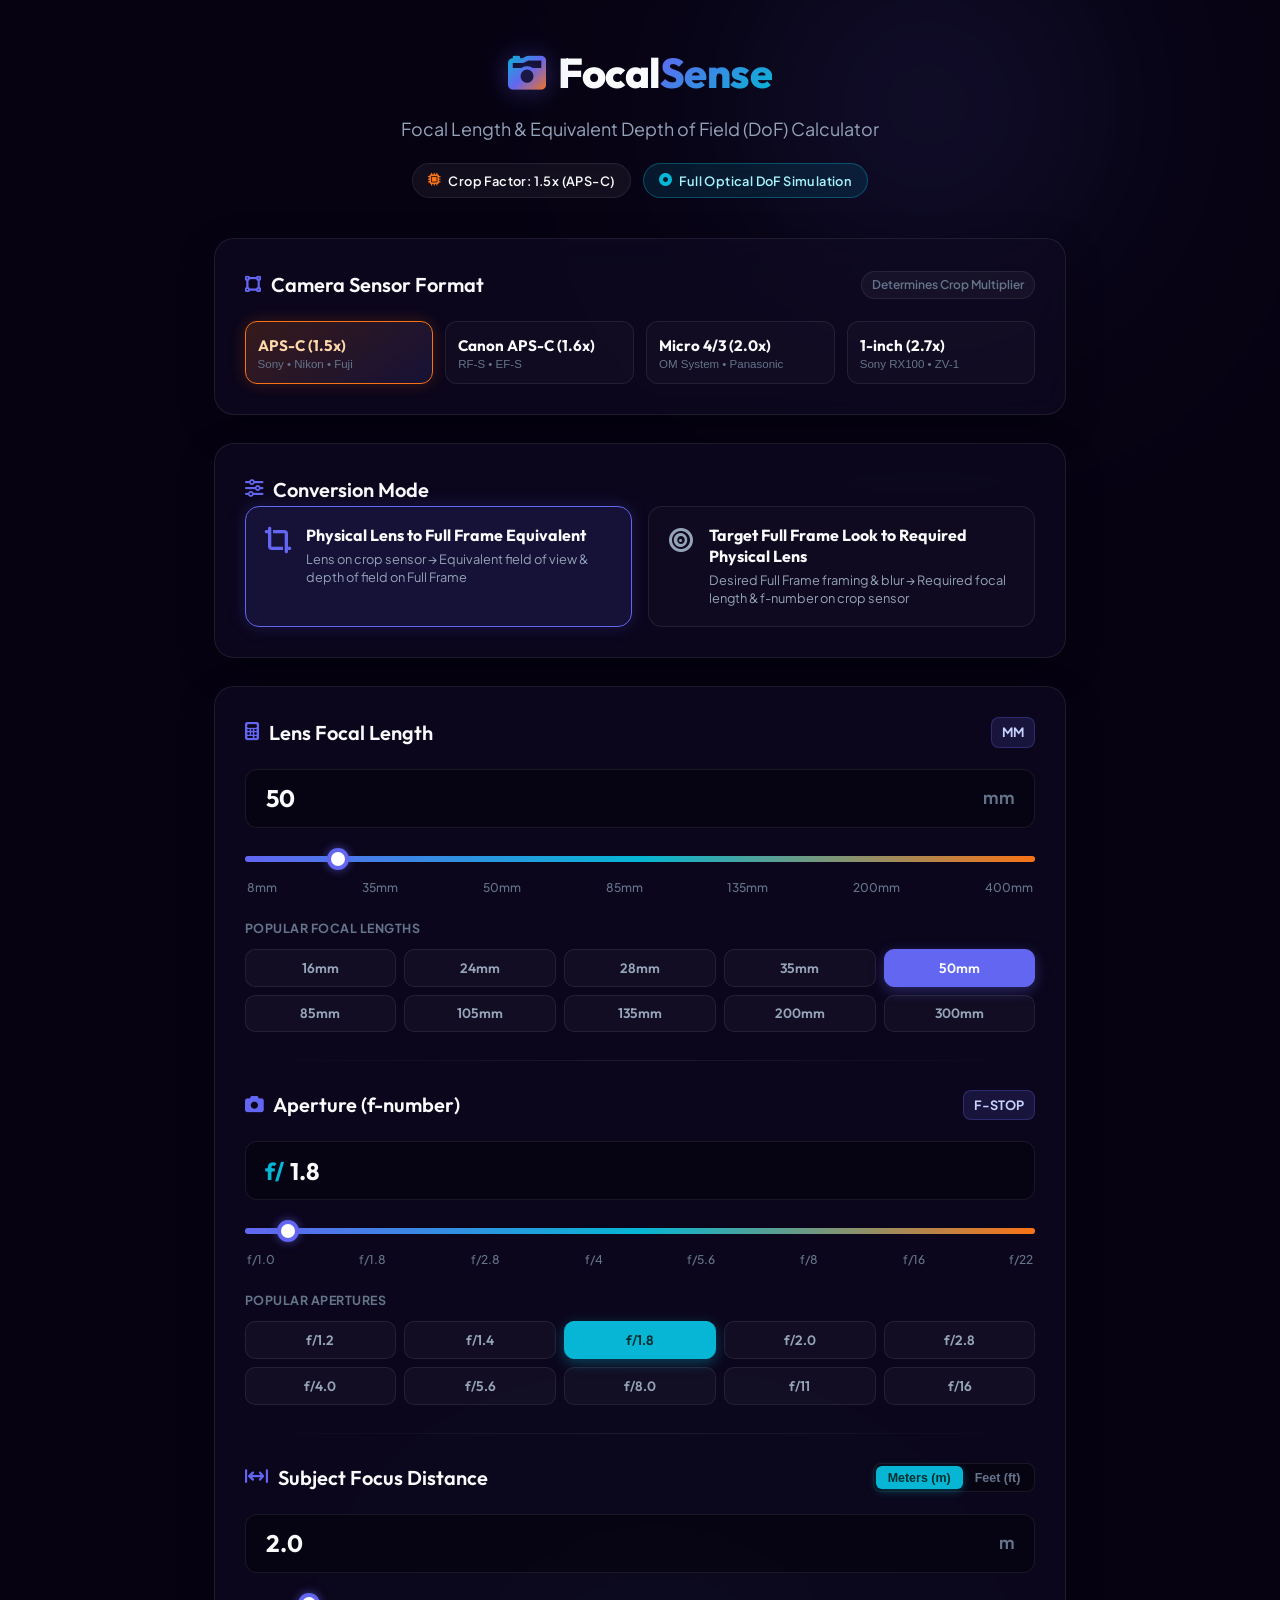
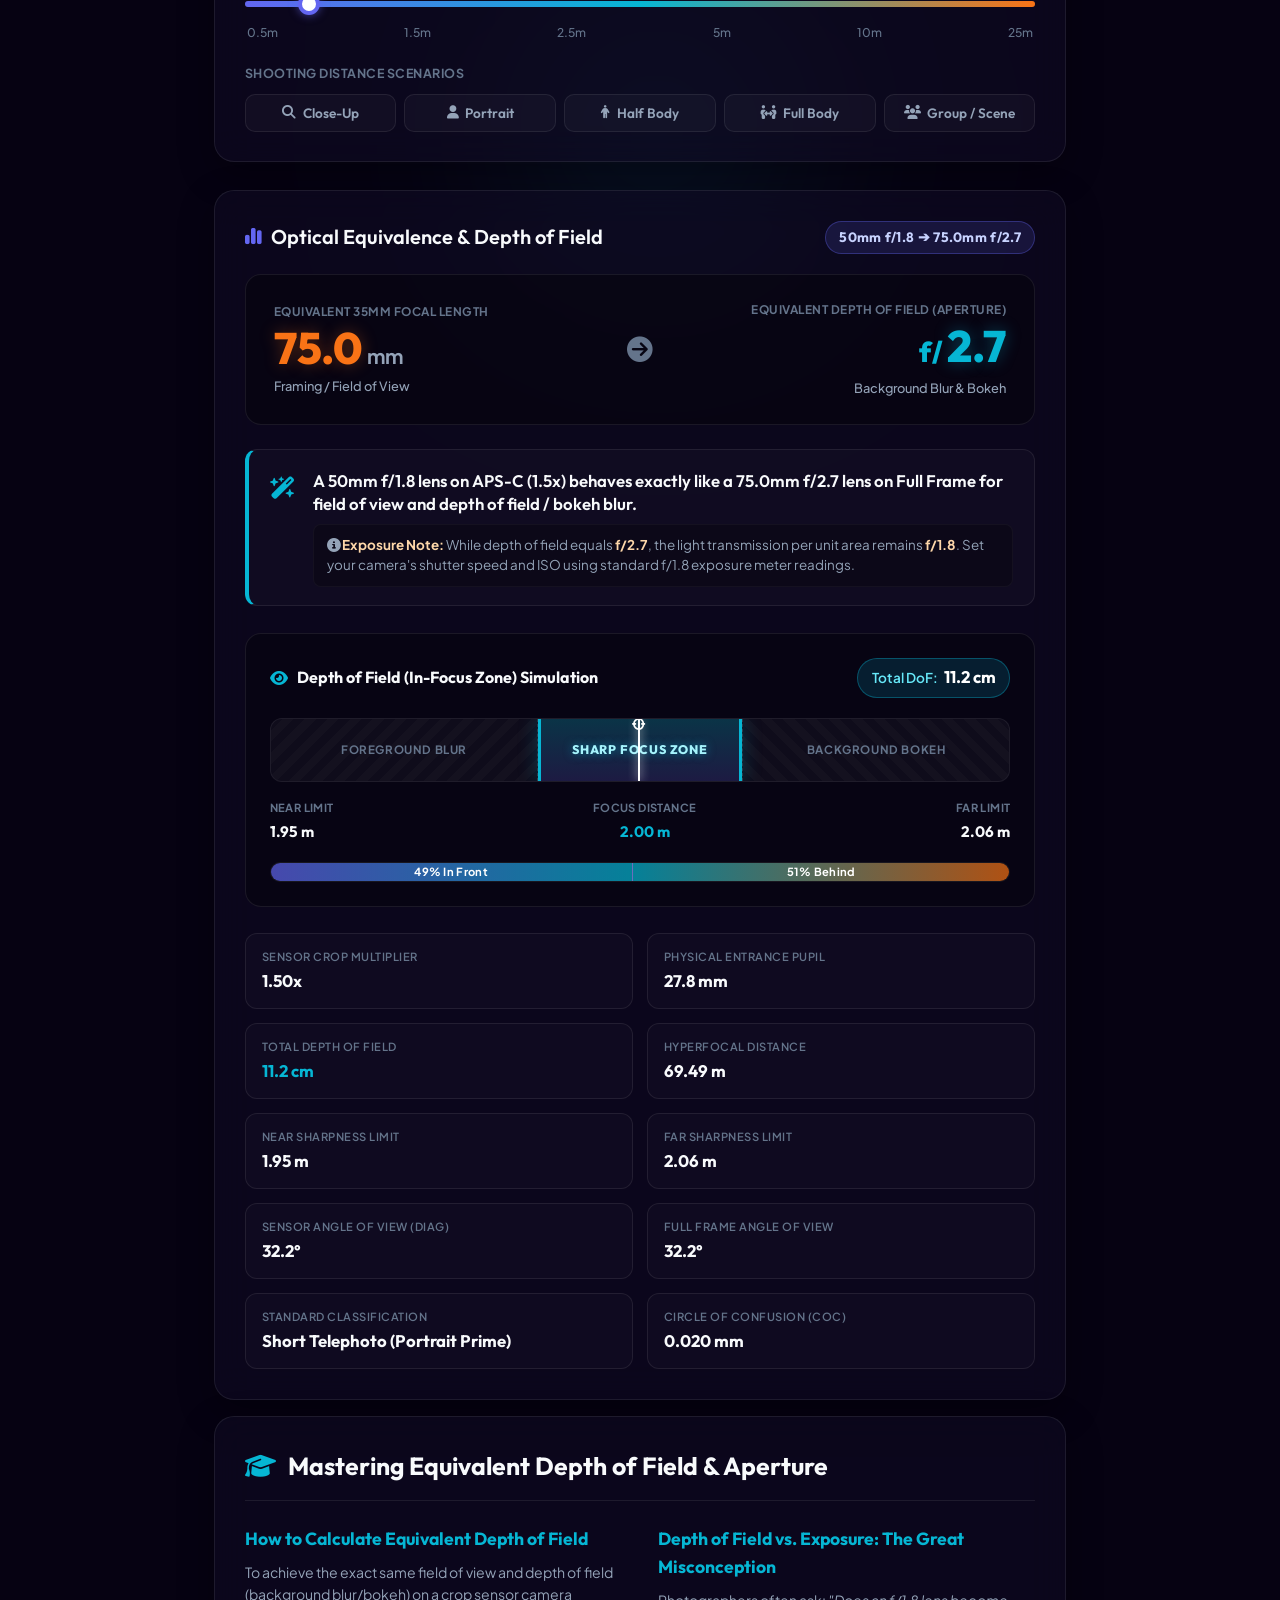
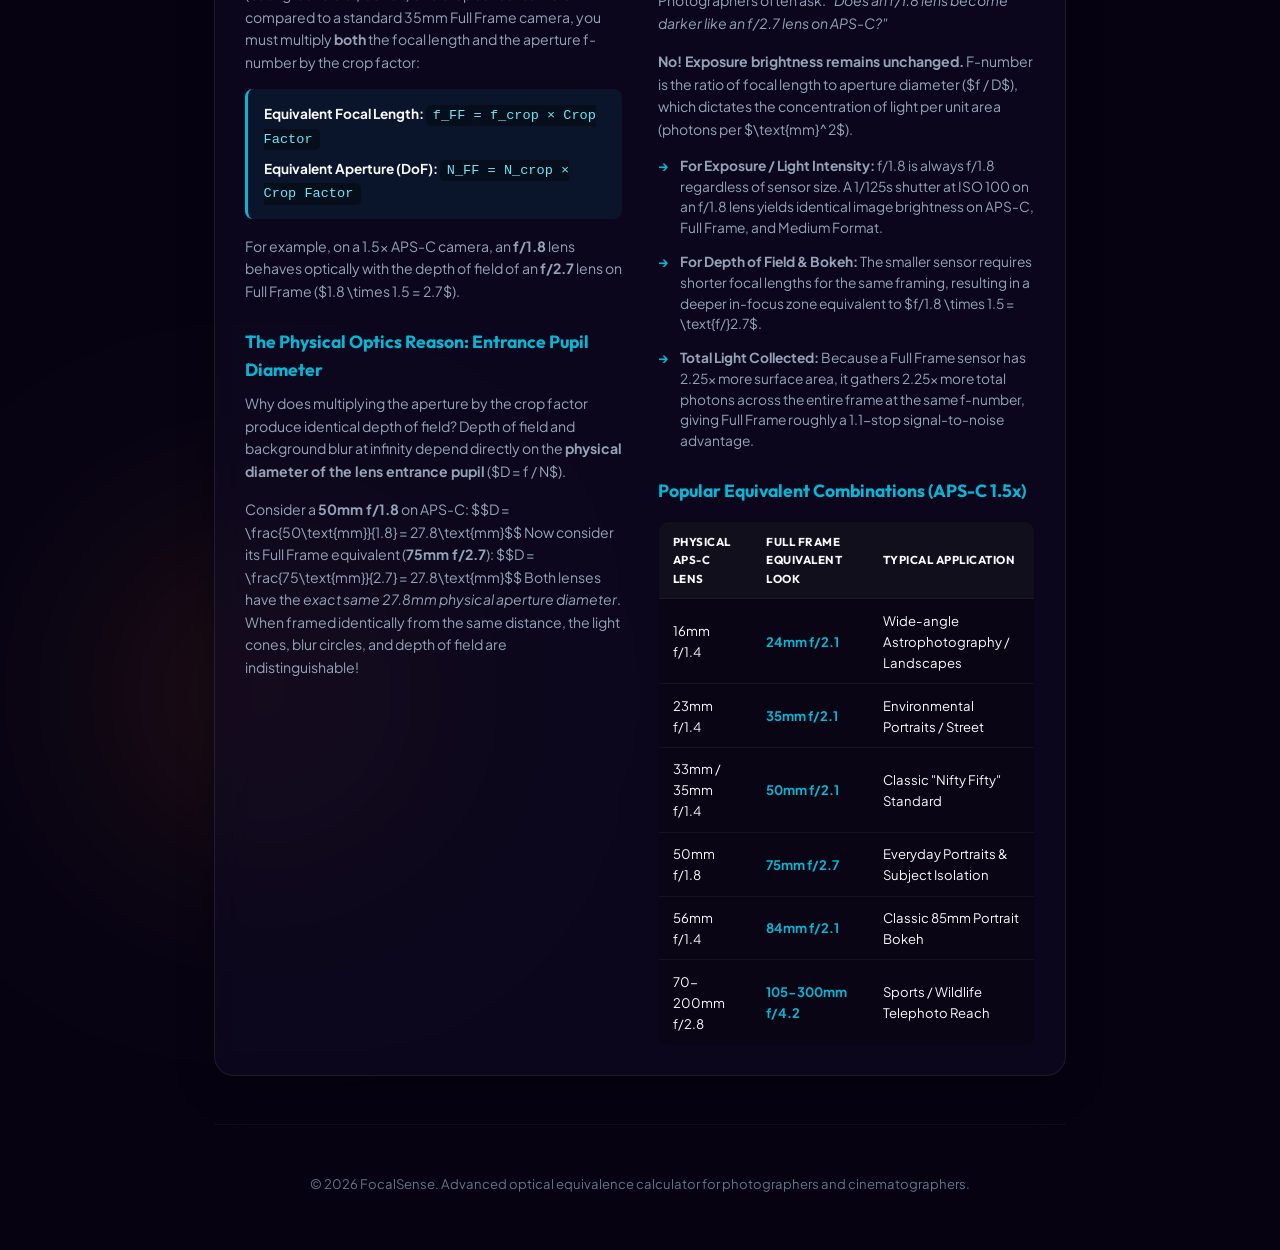
<file: index.html>
<!DOCTYPE html>
<html lang="en">
<head>
  <meta charset="UTF-8">
  <meta name="viewport" content="width=device-width, initial-scale=1.0">
  <title>FocalSense | Focal Length & Equivalent Depth of Field Calculator</title>
  <meta name="description" content="Calculate equivalent depth of field, aperture equivalence, and focal length crop factor between APS-C, M4/3, and Full Frame with an interactive DoF visualizer.">
  <!-- Google Fonts -->
  <link rel="preconnect" href="https://fonts.googleapis.com">
  <link rel="preconnect" href="https://fonts.gstatic.com" crossorigin>
  <link href="https://fonts.googleapis.com/css2?family=Outfit:wght@300;400;500;600;700;800&family=Plus+Jakarta+Sans:ital,wght@0,300;0,400;0,500;0,600;0,700;1,400&display=swap" rel="stylesheet">
  <!-- FontAwesome Icons -->
  <link rel="stylesheet" href="https://cdnjs.cloudflare.com/ajax/libs/font-awesome/6.4.0/css/all.min.css">
  <!-- Custom Stylesheet -->
  <link rel="stylesheet" href="style.css">
</head>
<body>
  <!-- Ambient Background Glows -->
  <div class="glow-orb orb-1"></div>
  <div class="glow-orb orb-2"></div>
  <div class="glow-orb orb-3"></div>

  <div class="app-container">
    <!-- Header -->
    <header class="app-header">
      <div class="logo">
        <i class="fa-solid fa-camera-retro logo-icon"></i>
        <h1>Focal<span>Sense</span></h1>
      </div>
      <p class="subtitle">Focal Length & Equivalent Depth of Field (DoF) Calculator</p>
      <div class="badge-container">
        <span class="badge" id="header-crop-badge"><i class="fa-solid fa-microchip"></i> Crop Factor: 1.5x (APS-C)</span>
        <span class="badge badge-accent"><i class="fa-solid fa-circle-dot"></i> Full Optical DoF Simulation</span>
      </div>
    </header>

    <!-- Main Content Grid -->
    <main class="app-grid">
      
      <!-- Sensor Format Selector Card -->
      <div class="card sensor-selector-card">
        <div class="card-header-row">
          <h2 class="card-title"><i class="fa-solid fa-vector-square"></i> Camera Sensor Format</h2>
          <span class="hint-pill">Determines Crop Multiplier</span>
        </div>
        <div class="sensor-pills" id="sensor-pills">
          <button class="sensor-pill active" data-sensor="apsc-1.5">
            <span class="sensor-title">APS-C (1.5x)</span>
            <span class="sensor-sub">Sony • Nikon • Fuji</span>
          </button>
          <button class="sensor-pill" data-sensor="apsc-canon">
            <span class="sensor-title">Canon APS-C (1.6x)</span>
            <span class="sensor-sub">RF-S • EF-S</span>
          </button>
          <button class="sensor-pill" data-sensor="m43">
            <span class="sensor-title">Micro 4/3 (2.0x)</span>
            <span class="sensor-sub">OM System • Panasonic</span>
          </button>
          <button class="sensor-pill" data-sensor="1inch">
            <span class="sensor-title">1-inch (2.7x)</span>
            <span class="sensor-sub">Sony RX100 • ZV-1</span>
          </button>
        </div>
      </div>

      <!-- Conversion Mode Selection Card -->
      <div class="card mode-selector-card">
        <h2 class="card-title"><i class="fa-solid fa-sliders"></i> Conversion Mode</h2>
        <div class="mode-toggles">
          <label class="mode-label active" id="label-mode-forward">
            <input type="radio" name="conversion-mode" value="forward" checked>
            <div class="mode-card-content">
              <i class="fa-solid fa-crop-simple"></i>
              <div class="mode-text">
                <span class="mode-title">Physical Lens to Full Frame Equivalent</span>
                <span class="mode-desc">Lens on crop sensor → Equivalent field of view & depth of field on Full Frame</span>
              </div>
            </div>
          </label>
          <label class="mode-label" id="label-mode-reverse">
            <input type="radio" name="conversion-mode" value="reverse">
            <div class="mode-card-content">
              <i class="fa-solid fa-bullseye"></i>
              <div class="mode-text">
                <span class="mode-title">Target Full Frame Look to Required Physical Lens</span>
                <span class="mode-desc">Desired Full Frame framing & blur → Required focal length & f-number on crop sensor</span>
              </div>
            </div>
          </label>
        </div>
      </div>

      <!-- Calculator Inputs Card -->
      <div class="card calculator-card">
        
        <!-- Section A: Focal Length -->
        <div class="input-section">
          <div class="card-header-row">
            <h2 class="card-title" id="input-card-title"><i class="fa-solid fa-calculator"></i> Lens Focal Length</h2>
            <div class="unit-badge">mm</div>
          </div>

          <div class="input-group">
            <div class="numeric-input-wrapper">
              <input type="number" id="focal-input" min="8" max="400" value="50" step="1" aria-label="Focal Length Input">
              <span class="input-unit-overlay">mm</span>
            </div>
            
            <div class="slider-wrapper">
              <input type="range" id="focal-slider" min="8" max="400" value="50" step="1" aria-label="Focal Length Slider">
              <div class="slider-ticks">
                <span>8mm</span>
                <span>35mm</span>
                <span>50mm</span>
                <span>85mm</span>
                <span>135mm</span>
                <span>200mm</span>
                <span>400mm</span>
              </div>
            </div>
          </div>

          <!-- Focal Presets -->
          <div class="presets-section">
            <span class="section-label">Popular Focal Lengths</span>
            <div class="presets-grid focal-presets">
              <button class="preset-btn" data-val="16">16mm</button>
              <button class="preset-btn" data-val="24">24mm</button>
              <button class="preset-btn" data-val="28">28mm</button>
              <button class="preset-btn" data-val="35">35mm</button>
              <button class="preset-btn active" data-val="50">50mm</button>
              <button class="preset-btn" data-val="85">85mm</button>
              <button class="preset-btn" data-val="105">105mm</button>
              <button class="preset-btn" data-val="135">135mm</button>
              <button class="preset-btn" data-val="200">200mm</button>
              <button class="preset-btn" data-val="300">300mm</button>
            </div>
          </div>
        </div>

        <div class="section-divider"></div>

        <!-- Section B: Lens Aperture (f-stop) -->
        <div class="input-section">
          <div class="card-header-row">
            <h2 class="card-title" id="aperture-card-title"><i class="fa-solid fa-camera"></i> Aperture (f-number)</h2>
            <div class="unit-badge">f-stop</div>
          </div>

          <div class="input-group">
            <div class="numeric-input-wrapper">
              <span class="f-prefix">f/</span>
              <input type="number" id="aperture-input" min="0.95" max="22" value="1.8" step="0.1" aria-label="Aperture Input" class="with-prefix">
            </div>
            
            <div class="slider-wrapper">
              <input type="range" id="aperture-slider" min="0.95" max="22" value="1.8" step="0.1" aria-label="Aperture Slider">
              <div class="slider-ticks">
                <span>f/1.0</span>
                <span>f/1.8</span>
                <span>f/2.8</span>
                <span>f/4</span>
                <span>f/5.6</span>
                <span>f/8</span>
                <span>f/16</span>
                <span>f/22</span>
              </div>
            </div>
          </div>

          <!-- Aperture Presets -->
          <div class="presets-section">
            <span class="section-label">Popular Apertures</span>
            <div class="presets-grid aperture-presets">
              <button class="preset-btn aperture-btn" data-aperture="1.2">f/1.2</button>
              <button class="preset-btn aperture-btn" data-aperture="1.4">f/1.4</button>
              <button class="preset-btn aperture-btn active" data-aperture="1.8">f/1.8</button>
              <button class="preset-btn aperture-btn" data-aperture="2.0">f/2.0</button>
              <button class="preset-btn aperture-btn" data-aperture="2.8">f/2.8</button>
              <button class="preset-btn aperture-btn" data-aperture="4.0">f/4.0</button>
              <button class="preset-btn aperture-btn" data-aperture="5.6">f/5.6</button>
              <button class="preset-btn aperture-btn" data-aperture="8.0">f/8.0</button>
              <button class="preset-btn aperture-btn" data-aperture="11.0">f/11</button>
              <button class="preset-btn aperture-btn" data-aperture="16.0">f/16</button>
            </div>
          </div>
        </div>

        <div class="section-divider"></div>

        <!-- Section C: Subject Distance (For Exact Depth of Field) -->
        <div class="input-section">
          <div class="card-header-row">
            <h2 class="card-title"><i class="fa-solid fa-arrows-left-right-to-line"></i> Subject Focus Distance</h2>
            <div class="unit-toggle-group">
              <button type="button" class="unit-toggle-btn active" id="unit-m">Meters (m)</button>
              <button type="button" class="unit-toggle-btn" id="unit-ft">Feet (ft)</button>
            </div>
          </div>

          <div class="input-group">
            <div class="numeric-input-wrapper">
              <input type="number" id="distance-input" min="0.3" max="50" value="2.0" step="0.1" aria-label="Subject Distance Input">
              <span class="input-unit-overlay" id="distance-unit-label">m</span>
            </div>
            
            <div class="slider-wrapper">
              <input type="range" id="distance-slider" min="0.3" max="25" value="2.0" step="0.1" aria-label="Subject Distance Slider">
              <div class="slider-ticks" id="distance-ticks">
                <span>0.5m</span>
                <span>1.5m</span>
                <span>2.5m</span>
                <span>5m</span>
                <span>10m</span>
                <span>25m</span>
              </div>
            </div>
          </div>

          <!-- Distance Presets -->
          <div class="presets-section">
            <span class="section-label">Shooting Distance Scenarios</span>
            <div class="presets-grid distance-presets">
              <button class="preset-btn distance-btn" data-dist="0.6"><i class="fa-solid fa-magnifying-glass"></i> Close-Up</button>
              <button class="preset-btn distance-btn active" data-dist="1.5"><i class="fa-solid fa-user"></i> Portrait</button>
              <button class="preset-btn distance-btn" data-dist="2.5"><i class="fa-solid fa-person"></i> Half Body</button>
              <button class="preset-btn distance-btn" data-dist="4.0"><i class="fa-solid fa-people-arrows"></i> Full Body</button>
              <button class="preset-btn distance-btn" data-dist="8.0"><i class="fa-solid fa-users"></i> Group / Scene</button>
            </div>
          </div>
        </div>

      </div>

      <!-- Results Card -->
      <div class="card result-card">
        <div class="card-header-row">
          <h2 class="card-title"><i class="fa-solid fa-chart-simple"></i> Optical Equivalence & Depth of Field</h2>
          <span class="combo-pill" id="calc-combo-tag">50mm f/1.8 ➔ 75mm f/2.7</span>
        </div>
        
        <!-- Dual Primary Results Display -->
        <div class="result-display-grid">
          
          <!-- Equivalent Focal Length -->
          <div class="result-tile">
            <div class="result-label" id="result-primary-label">Equivalent 35mm Focal Length</div>
            <div class="result-value-container">
              <span class="result-value" id="calc-val-primary">75.0</span>
              <span class="result-unit">mm</span>
            </div>
            <span class="result-tile-sub" id="focal-equiv-sub">Framing / Field of View</span>
          </div>
          
          <!-- Mid Arrow Indicator -->
          <div class="result-arrow-box">
            <i class="fa-solid fa-circle-arrow-right" id="arrow-icon"></i>
          </div>

          <!-- Equivalent Aperture / DoF -->
          <div class="result-tile highlight-aperture">
            <div class="result-label" id="result-secondary-label">Equivalent Depth of Field (Aperture)</div>
            <div class="result-value-container">
              <span class="result-prefix">f/</span>
              <span class="result-value" id="calc-val-aperture">2.7</span>
            </div>
            <span class="result-tile-sub" id="aperture-equiv-sub">Background Blur & Bokeh</span>
          </div>

        </div>

        <!-- Equivalence Statement Banner -->
        <div class="statement-banner">
          <div class="statement-icon">
            <i class="fa-solid fa-wand-magic-sparkles"></i>
          </div>
          <div class="statement-content">
            <div class="statement-primary" id="calc-val-statement">Behaves like a 75mm f/2.7 lens on Full Frame. (1.5x narrower crop)</div>
            <div class="statement-exposure-note" id="calc-exposure-note">
              <i class="fa-solid fa-circle-info"></i> <strong>Exposure Note:</strong> While depth of field equals f/2.7, light transmission per unit area remains f/1.8. Your shutter speed and ISO exposure calculations remain identical to an f/1.8 exposure.
            </div>
          </div>
        </div>

        <!-- Depth of Field Visualizer -->
        <div class="dof-visualizer-container">
          <div class="dof-viz-header">
            <div class="dof-viz-title">
              <i class="fa-solid fa-eye"></i> Depth of Field (In-Focus Zone) Simulation
            </div>
            <div class="dof-total-badge">
              Total DoF: <strong id="dof-total-val">14.8 cm</strong>
            </div>
          </div>

          <!-- Live Visual Bar -->
          <div class="dof-bar-wrapper">
            <div class="dof-scene-track">
              <!-- Out of focus foreground -->
              <div class="dof-bokeh-region bokeh-foreground" title="Foreground Blur">
                <span>Foreground Blur</span>
              </div>
              
              <!-- Sharp In-Focus Zone -->
              <div class="dof-sharp-zone" id="dof-sharp-zone">
                <div class="dof-zone-glow"></div>
                <div class="dof-zone-label">SHARP FOCUS ZONE</div>
                <!-- Subject plane line -->
                <div class="dof-subject-marker" id="dof-subject-marker" title="Subject Plane">
                  <div class="marker-pin"><i class="fa-solid fa-crosshairs"></i></div>
                  <div class="marker-title">Subject</div>
                </div>
              </div>

              <!-- Out of focus background -->
              <div class="dof-bokeh-region bokeh-background" title="Background Bokeh">
                <span>Background Bokeh</span>
              </div>
            </div>

            <!-- Boundary Markers -->
            <div class="dof-markers-row">
              <div class="dof-marker-tag near-tag">
                <span class="tag-label">Near Limit</span>
                <span class="tag-val" id="dof-near-val">1.93 m</span>
              </div>
              <div class="dof-marker-tag focus-tag">
                <span class="tag-label">Focus Distance</span>
                <span class="tag-val" id="dof-focus-val">2.00 m</span>
              </div>
              <div class="dof-marker-tag far-tag">
                <span class="tag-label">Far Limit</span>
                <span class="tag-val" id="dof-far-val">2.08 m</span>
              </div>
            </div>

            <!-- Distribution Ratio -->
            <div class="dof-distribution-bar">
              <div class="dist-part front" id="dist-front-bar" style="width: 48%;">
                <span id="dist-front-text">48% In Front</span>
              </div>
              <div class="dist-part back" id="dist-back-bar" style="width: 52%;">
                <span id="dist-back-text">52% Behind</span>
              </div>
            </div>
          </div>
        </div>

        <!-- Comprehensive Specs Grid -->
        <div class="specs-grid">
          <div class="spec-item">
            <span class="spec-name">Sensor Crop Multiplier</span>
            <span class="spec-value" id="spec-crop">1.50x</span>
          </div>
          <div class="spec-item">
            <span class="spec-name">Physical Entrance Pupil</span>
            <span class="spec-value" id="spec-pupil">27.8 mm</span>
          </div>
          <div class="spec-item">
            <span class="spec-name">Total Depth of Field</span>
            <span class="spec-value highlight-accent" id="spec-total-dof">14.8 cm</span>
          </div>
          <div class="spec-item">
            <span class="spec-name">Hyperfocal Distance</span>
            <span class="spec-value" id="spec-hyperfocal">23.1 m</span>
          </div>
          <div class="spec-item">
            <span class="spec-name">Near Sharpness Limit</span>
            <span class="spec-value" id="spec-near">1.93 m</span>
          </div>
          <div class="spec-item">
            <span class="spec-name">Far Sharpness Limit</span>
            <span class="spec-value" id="spec-far">2.08 m</span>
          </div>
          <div class="spec-item">
            <span class="spec-name">Sensor Angle of View (Diag)</span>
            <span class="spec-value" id="spec-apsc-aov">31.7°</span>
          </div>
          <div class="spec-item">
            <span class="spec-name">Full Frame Angle of View</span>
            <span class="spec-value" id="spec-ff-aov">46.8°</span>
          </div>
          <div class="spec-item">
            <span class="spec-name">Standard Classification</span>
            <span class="spec-value" id="spec-class">Normal Lens</span>
          </div>
          <div class="spec-item">
            <span class="spec-name">Circle of Confusion (CoC)</span>
            <span class="spec-value" id="spec-coc">0.020 mm</span>
          </div>
        </div>
      </div>

    </main>

    <!-- Comprehensive Optical Explanation Section -->
    <section class="explanation-section card">
      <h2><i class="fa-solid fa-graduation-cap"></i> Mastering Equivalent Depth of Field & Aperture</h2>
      
      <div class="explanation-grid">
        <div class="explanation-text">
          <h3>How to Calculate Equivalent Depth of Field</h3>
          <p>
            To achieve the exact same field of view and depth of field (background blur/bokeh) on a crop sensor camera compared to a standard 35mm Full Frame camera, you must multiply <strong>both</strong> the focal length and the aperture f-number by the crop factor:
          </p>
          <div class="formula-callout">
            <div class="formula-line">
              <strong>Equivalent Focal Length:</strong> <code>f_FF = f_crop × Crop Factor</code>
            </div>
            <div class="formula-line">
              <strong>Equivalent Aperture (DoF):</strong> <code>N_FF = N_crop × Crop Factor</code>
            </div>
          </div>
          <p>
            For example, on a 1.5x APS-C camera, an <strong>f/1.8</strong> lens behaves optically with the depth of field of an <strong>f/2.7</strong> lens on Full Frame ($1.8 \times 1.5 = 2.7$).
          </p>

          <h3>The Physical Optics Reason: Entrance Pupil Diameter</h3>
          <p>
            Why does multiplying the aperture by the crop factor produce identical depth of field? Depth of field and background blur at infinity depend directly on the <strong>physical diameter of the lens entrance pupil</strong> ($D = f / N$).
          </p>
          <p>
            Consider a <strong>50mm f/1.8</strong> on APS-C:
            $$D = \frac{50\text{mm}}{1.8} = 27.8\text{mm}$$
            Now consider its Full Frame equivalent (<strong>75mm f/2.7</strong>):
            $$D = \frac{75\text{mm}}{2.7} = 27.8\text{mm}$$
            Both lenses have the <em>exact same 27.8mm physical aperture diameter</em>. When framed identically from the same distance, the light cones, blur circles, and depth of field are indistinguishable!
          </p>
        </div>

        <div class="explanation-text">
          <h3>Depth of Field vs. Exposure: The Great Misconception</h3>
          <p>
            Photographers often ask: <em>"Does an f/1.8 lens become darker like an f/2.7 lens on APS-C?"</em>
          </p>
          <p>
            <strong>No! Exposure brightness remains unchanged.</strong> F-number is the ratio of focal length to aperture diameter ($f / D$), which dictates the concentration of light per unit area (photons per $\text{mm}^2$).
          </p>
          <ul class="explanation-list">
            <li><strong>For Exposure / Light Intensity:</strong> f/1.8 is always f/1.8 regardless of sensor size. A 1/125s shutter at ISO 100 on an f/1.8 lens yields identical image brightness on APS-C, Full Frame, and Medium Format.</li>
            <li><strong>For Depth of Field & Bokeh:</strong> The smaller sensor requires shorter focal lengths for the same framing, resulting in a deeper in-focus zone equivalent to $f/1.8 \times 1.5 = \text{f/}2.7$.</li>
            <li><strong>Total Light Collected:</strong> Because a Full Frame sensor has 2.25x more surface area, it gathers 2.25x more total photons across the entire frame at the same f-number, giving Full Frame roughly a 1.1-stop signal-to-noise advantage.</li>
          </ul>

          <h3>Popular Equivalent Combinations (APS-C 1.5x)</h3>
          <div class="table-responsive">
            <table class="equiv-table">
              <thead>
                <tr>
                  <th>Physical APS-C Lens</th>
                  <th>Full Frame Equivalent Look</th>
                  <th>Typical Application</th>
                </tr>
              </thead>
              <tbody>
                <tr>
                  <td>16mm f/1.4</td>
                  <td><strong>24mm f/2.1</strong></td>
                  <td>Wide-angle Astrophotography / Landscapes</td>
                </tr>
                <tr>
                  <td>23mm f/1.4</td>
                  <td><strong>35mm f/2.1</strong></td>
                  <td>Environmental Portraits / Street</td>
                </tr>
                <tr>
                  <td>33mm / 35mm f/1.4</td>
                  <td><strong>50mm f/2.1</strong></td>
                  <td>Classic "Nifty Fifty" Standard</td>
                </tr>
                <tr>
                  <td>50mm f/1.8</td>
                  <td><strong>75mm f/2.7</strong></td>
                  <td>Everyday Portraits & Subject Isolation</td>
                </tr>
                <tr>
                  <td>56mm f/1.4</td>
                  <td><strong>84mm f/2.1</strong></td>
                  <td>Classic 85mm Portrait Bokeh</td>
                </tr>
                <tr>
                  <td>70-200mm f/2.8</td>
                  <td><strong>105-300mm f/4.2</strong></td>
                  <td>Sports / Wildlife Telephoto Reach</td>
                </tr>
              </tbody>
            </table>
          </div>
        </div>
      </div>
    </section>

    <!-- Footer -->
    <footer class="app-footer">
      <p>© 2026 FocalSense. Advanced optical equivalence calculator for photographers and cinematographers.</p>
    </footer>
  </div>

  <!-- Script File -->
  <script src="app.js"></script>
</body>
</html>
</file>
<file: style.css>
/* CSS Design System for FocalSense */

:root {
  /* Colors */
  --bg-darkest: #060212;
  --bg-darker: #0d0724;
  --bg-card: rgba(18, 11, 38, 0.55);
  --border-glow: rgba(99, 102, 241, 0.18);
  --border-light: rgba(255, 255, 255, 0.08);
  
  --text-primary: #f8fafc;
  --text-secondary: #94a3b8;
  --text-muted: #64748b;
  
  /* Accents */
  --accent-apsc: #f97316; /* Warm Crop Orange */
  --accent-apsc-glow: rgba(249, 115, 22, 0.35);
  --accent-ff: #6366f1; /* Cool Full Frame Indigo */
  --accent-ff-glow: rgba(99, 102, 241, 0.35);
  --accent-cyan: #06b6d4; /* For Aperture & DoF */
  --accent-cyan-glow: rgba(6, 182, 212, 0.35);
  --accent-success: #10b981;
  
  --glass-blur: blur(18px);
  --transition-smooth: all 0.3s cubic-bezier(0.25, 0.8, 0.25, 1);
  --transition-snap: all 0.15s cubic-bezier(0.25, 1, 0.5, 1);
}

/* Reset & Base Styles */
* {
  box-sizing: border-box;
  margin: 0;
  padding: 0;
}

body {
  font-family: 'Plus Jakarta Sans', -apple-system, BlinkMacSystemFont, "Segoe UI", Roboto, Helvetica, Arial, sans-serif;
  background-color: var(--bg-darkest);
  color: var(--text-primary);
  min-height: 100vh;
  position: relative;
  overflow-x: hidden;
  -webkit-font-smoothing: antialiased;
  line-height: 1.6;
}

/* Ambient Background Glows */
.glow-orb {
  position: absolute;
  border-radius: 50%;
  filter: blur(110px);
  z-index: 0;
  pointer-events: none;
  opacity: 0.22;
  mix-blend-mode: screen;
}

.orb-1 {
  width: 450px;
  height: 450px;
  background: radial-gradient(circle, var(--accent-ff) 0%, transparent 70%);
  top: -120px;
  right: 10%;
  animation: floatOrb 14s infinite ease-in-out alternate;
}

.orb-2 {
  width: 400px;
  height: 400px;
  background: radial-gradient(circle, var(--accent-apsc) 0%, transparent 70%);
  bottom: 8%;
  left: 5%;
  animation: floatOrb 16s infinite ease-in-out alternate-reverse;
}

.orb-3 {
  width: 350px;
  height: 350px;
  background: radial-gradient(circle, var(--accent-cyan) 0%, transparent 70%);
  top: 35%;
  right: 35%;
  animation: floatOrb 18s infinite ease-in-out alternate;
}

@keyframes floatOrb {
  0% { transform: translate(0, 0) scale(1); }
  100% { transform: translate(40px, 40px) scale(1.15); }
}

/* App Container */
.app-container {
  max-width: 900px;
  margin: 0 auto;
  padding: 2.5rem 1.5rem;
  position: relative;
  z-index: 10;
}

/* Header Styles */
.app-header {
  text-align: center;
  margin-bottom: 2.5rem;
}

.logo {
  display: flex;
  align-items: center;
  justify-content: center;
  gap: 0.75rem;
  margin-bottom: 0.5rem;
}

.logo-icon {
  font-size: 2.4rem;
  background: linear-gradient(135deg, var(--accent-cyan) 0%, var(--accent-ff) 50%, var(--accent-apsc) 100%);
  -webkit-background-clip: text;
  -webkit-text-fill-color: transparent;
  filter: drop-shadow(0 0 12px rgba(99, 102, 241, 0.45));
}

.logo h1 {
  font-family: 'Outfit', sans-serif;
  font-size: 2.6rem;
  font-weight: 800;
  letter-spacing: -0.5px;
}

.logo h1 span {
  background: linear-gradient(135deg, var(--accent-ff) 0%, var(--accent-cyan) 100%);
  -webkit-background-clip: text;
  -webkit-text-fill-color: transparent;
}

.subtitle {
  color: var(--text-secondary);
  font-size: 1.12rem;
  font-weight: 400;
  max-width: 650px;
  margin: 0 auto 1.25rem auto;
}

.badge-container {
  display: flex;
  justify-content: center;
  flex-wrap: wrap;
  gap: 0.75rem;
}

.badge {
  background: rgba(255, 255, 255, 0.05);
  border: 1px solid var(--border-light);
  padding: 0.4rem 0.95rem;
  border-radius: 9999px;
  font-size: 0.8rem;
  font-weight: 600;
  letter-spacing: 0.4px;
  color: var(--text-primary);
  display: inline-flex;
  align-items: center;
  gap: 0.45rem;
  backdrop-filter: blur(8px);
}

.badge i {
  color: var(--accent-apsc);
}

.badge-accent {
  background: rgba(6, 182, 212, 0.12);
  border-color: rgba(6, 182, 212, 0.35);
  color: #a5f3fc;
}

.badge-accent i {
  color: var(--accent-cyan);
}

/* App Grid Layout */
.app-grid {
  display: flex;
  flex-direction: column;
  gap: 1.75rem;
}

/* Card Styling */
.card {
  background: var(--bg-card);
  backdrop-filter: var(--glass-blur);
  -webkit-backdrop-filter: var(--glass-blur);
  border: 1px solid var(--border-light);
  border-radius: 20px;
  padding: 1.85rem;
  box-shadow: 0 12px 36px rgba(0, 0, 0, 0.3);
  transition: var(--transition-smooth);
}

.card:hover {
  border-color: rgba(99, 102, 241, 0.28);
  box-shadow: 0 18px 45px rgba(0, 0, 0, 0.35);
}

.card-title {
  font-family: 'Outfit', sans-serif;
  font-size: 1.25rem;
  font-weight: 600;
  display: flex;
  align-items: center;
  gap: 0.65rem;
  color: var(--text-primary);
}

.card-title i {
  color: var(--accent-ff);
  font-size: 1.15rem;
}

.card-header-row {
  display: flex;
  justify-content: space-between;
  align-items: center;
  margin-bottom: 1.25rem;
  flex-wrap: wrap;
  gap: 0.75rem;
}

.card-header-row .card-title {
  margin-bottom: 0;
}

.hint-pill {
  font-size: 0.75rem;
  font-weight: 600;
  color: var(--text-muted);
  background: rgba(255, 255, 255, 0.04);
  padding: 0.2rem 0.65rem;
  border-radius: 999px;
  border: 1px solid var(--border-light);
}

/* Sensor Format Pills */
.sensor-pills {
  display: grid;
  grid-template-columns: repeat(4, 1fr);
  gap: 0.75rem;
}

.sensor-pill {
  background: rgba(255, 255, 255, 0.025);
  border: 1px solid var(--border-light);
  border-radius: 12px;
  padding: 0.85rem 0.75rem;
  text-align: left;
  cursor: pointer;
  transition: var(--transition-smooth);
  display: flex;
  flex-direction: column;
  gap: 0.2rem;
}

.sensor-pill:hover {
  background: rgba(255, 255, 255, 0.06);
  border-color: rgba(255, 255, 255, 0.18);
  transform: translateY(-2px);
}

.sensor-pill.active {
  background: linear-gradient(145deg, rgba(249, 115, 22, 0.18) 0%, rgba(99, 102, 241, 0.12) 100%);
  border-color: var(--accent-apsc);
  box-shadow: 0 0 16px rgba(249, 115, 22, 0.2);
}

.sensor-title {
  font-family: 'Outfit', sans-serif;
  font-weight: 700;
  font-size: 0.95rem;
  color: var(--text-primary);
}

.sensor-pill.active .sensor-title {
  color: #fed7aa;
}

.sensor-sub {
  font-size: 0.72rem;
  color: var(--text-muted);
}

/* Mode Selection Cards */
.mode-toggles {
  display: grid;
  grid-template-columns: 1fr 1fr;
  gap: 1rem;
}

.mode-label {
  position: relative;
  cursor: pointer;
  display: block;
}

.mode-label input[type="radio"] {
  position: absolute;
  opacity: 0;
  width: 0;
  height: 0;
}

.mode-card-content {
  background: rgba(255, 255, 255, 0.02);
  border: 1px solid var(--border-light);
  border-radius: 14px;
  padding: 1.15rem 1.25rem;
  display: flex;
  align-items: flex-start;
  gap: 1rem;
  height: 100%;
  transition: var(--transition-smooth);
}

.mode-card-content i {
  font-size: 1.5rem;
  color: var(--text-secondary);
  transition: var(--transition-smooth);
  margin-top: 0.2rem;
}

.mode-text {
  display: flex;
  flex-direction: column;
}

.mode-title {
  font-family: 'Outfit', sans-serif;
  font-weight: 700;
  font-size: 1rem;
  color: var(--text-primary);
  line-height: 1.3;
}

.mode-desc {
  font-size: 0.8rem;
  color: var(--text-secondary);
  margin-top: 0.35rem;
  line-height: 1.4;
}

.mode-label input[type="radio"]:checked + .mode-card-content {
  background: rgba(99, 102, 241, 0.12);
  border-color: var(--accent-ff);
  box-shadow: 0 0 18px rgba(99, 102, 241, 0.2);
}

.mode-label input[type="radio"]:checked + .mode-card-content i {
  color: var(--accent-ff);
  transform: scale(1.1);
}

/* Section Dividers */
.section-divider {
  height: 1px;
  background: linear-gradient(90deg, transparent 0%, rgba(255, 255, 255, 0.08) 50%, transparent 100%);
  margin: 1.75rem 0;
}

/* Input Section Styling */
.input-section {
  position: relative;
}

.unit-badge {
  background: rgba(99, 102, 241, 0.15);
  border: 1px solid rgba(99, 102, 241, 0.3);
  color: #c7d2fe;
  padding: 0.25rem 0.65rem;
  border-radius: 8px;
  font-size: 0.8rem;
  font-weight: 700;
  text-transform: uppercase;
}

.unit-toggle-group {
  display: flex;
  background: rgba(0, 0, 0, 0.3);
  border: 1px solid var(--border-light);
  border-radius: 8px;
  padding: 2px;
}

.unit-toggle-btn {
  background: transparent;
  border: none;
  color: var(--text-muted);
  font-size: 0.78rem;
  font-weight: 600;
  padding: 0.3rem 0.75rem;
  border-radius: 6px;
  cursor: pointer;
  transition: var(--transition-snap);
}

.unit-toggle-btn.active {
  background: var(--accent-cyan);
  color: #042f2e;
  font-weight: 700;
  box-shadow: 0 2px 8px rgba(6, 182, 212, 0.35);
}

.input-group {
  display: flex;
  flex-direction: column;
  gap: 1.25rem;
  margin-bottom: 1.35rem;
}

.numeric-input-wrapper {
  position: relative;
  display: flex;
  align-items: center;
  width: 100%;
}

.numeric-input-wrapper input {
  width: 100%;
  background: rgba(0, 0, 0, 0.35);
  border: 1px solid var(--border-light);
  border-radius: 12px;
  padding: 0.85rem 1.25rem;
  color: var(--text-primary);
  font-family: 'Outfit', sans-serif;
  font-size: 1.5rem;
  font-weight: 700;
  transition: var(--transition-smooth);
}

.numeric-input-wrapper input.with-prefix {
  padding-left: 2.75rem;
}

.numeric-input-wrapper input:focus {
  outline: none;
  border-color: var(--accent-ff);
  box-shadow: 0 0 14px rgba(99, 102, 241, 0.3);
  background: rgba(0, 0, 0, 0.45);
}

.f-prefix {
  position: absolute;
  left: 1.25rem;
  font-family: 'Outfit', sans-serif;
  font-size: 1.5rem;
  font-weight: 700;
  color: var(--accent-cyan);
  pointer-events: none;
}

.input-unit-overlay {
  position: absolute;
  right: 1.25rem;
  top: 50%;
  transform: translateY(-50%);
  font-weight: 700;
  color: var(--text-muted);
  font-size: 1.05rem;
  pointer-events: none;
}

/* Hide spin arrows */
.numeric-input-wrapper input::-webkit-outer-spin-button,
.numeric-input-wrapper input::-webkit-inner-spin-button {
  -webkit-appearance: none;
  margin: 0;
}
.numeric-input-wrapper input[type=number] {
  -moz-appearance: textfield;
}

/* Range Slider */
.slider-wrapper {
  display: flex;
  flex-direction: column;
  gap: 0.5rem;
  width: 100%;
}

.slider-wrapper input[type="range"] {
  -webkit-appearance: none;
  width: 100%;
  height: 6px;
  border-radius: 4px;
  background: rgba(255, 255, 255, 0.08);
  outline: none;
  margin: 8px 0;
}

.slider-wrapper input[type="range"]::-webkit-slider-runnable-track {
  width: 100%;
  height: 6px;
  cursor: pointer;
  background: linear-gradient(to right, var(--accent-ff) 0%, var(--accent-cyan) 50%, var(--accent-apsc) 100%);
  border-radius: 4px;
}

.slider-wrapper input[type="range"]::-webkit-slider-thumb {
  -webkit-appearance: none;
  appearance: none;
  width: 22px;
  height: 22px;
  border-radius: 50%;
  background: #ffffff;
  border: 4px solid var(--accent-ff);
  cursor: pointer;
  margin-top: -8px;
  box-shadow: 0 0 10px rgba(99, 102, 241, 0.6);
  transition: var(--transition-snap);
}

.slider-wrapper input[type="range"]::-webkit-slider-thumb:hover {
  transform: scale(1.2);
  box-shadow: 0 0 15px rgba(99, 102, 241, 0.9);
}

.slider-wrapper input[type="range"]::-moz-range-track {
  width: 100%;
  height: 6px;
  cursor: pointer;
  background: linear-gradient(to right, var(--accent-ff) 0%, var(--accent-cyan) 50%, var(--accent-apsc) 100%);
  border-radius: 4px;
}

.slider-wrapper input[type="range"]::-moz-range-thumb {
  width: 16px;
  height: 16px;
  border-radius: 50%;
  background: #ffffff;
  border: 4px solid var(--accent-ff);
  cursor: pointer;
  box-shadow: 0 0 10px rgba(99, 102, 241, 0.6);
}

.slider-ticks {
  display: flex;
  justify-content: space-between;
  font-size: 0.75rem;
  color: var(--text-muted);
  font-weight: 500;
  padding: 0 2px;
}

/* Preset Buttons */
.presets-section {
  display: flex;
  flex-direction: column;
  gap: 0.65rem;
}

.section-label {
  font-size: 0.78rem;
  font-weight: 700;
  text-transform: uppercase;
  color: var(--text-muted);
  letter-spacing: 0.5px;
}

.presets-grid {
  display: grid;
  grid-template-columns: repeat(5, 1fr);
  gap: 0.5rem;
}

.presets-grid.distance-presets {
  grid-template-columns: repeat(5, 1fr);
}

.preset-btn {
  background: rgba(255, 255, 255, 0.03);
  border: 1px solid var(--border-light);
  border-radius: 10px;
  padding: 0.55rem 0.35rem;
  color: var(--text-secondary);
  font-family: 'Outfit', sans-serif;
  font-weight: 600;
  font-size: 0.85rem;
  cursor: pointer;
  transition: var(--transition-smooth);
  display: flex;
  align-items: center;
  justify-content: center;
  gap: 0.4rem;
}

.preset-btn:hover {
  background: rgba(255, 255, 255, 0.08);
  border-color: rgba(255, 255, 255, 0.2);
  color: var(--text-primary);
  transform: translateY(-1px);
}

.preset-btn.active {
  background: var(--accent-ff);
  border-color: var(--accent-ff);
  color: var(--text-primary);
  box-shadow: 0 4px 14px rgba(99, 102, 241, 0.35);
}

.preset-btn.aperture-btn.active {
  background: var(--accent-cyan);
  border-color: var(--accent-cyan);
  color: #042f2e;
  box-shadow: 0 4px 14px rgba(6, 182, 212, 0.35);
}

/* Result Card Styles */
.combo-pill {
  font-family: 'Outfit', sans-serif;
  font-weight: 700;
  font-size: 0.85rem;
  background: rgba(99, 102, 241, 0.15);
  border: 1px solid rgba(99, 102, 241, 0.35);
  color: #c7d2fe;
  padding: 0.3rem 0.85rem;
  border-radius: 999px;
  letter-spacing: 0.3px;
}

.result-display-grid {
  display: grid;
  grid-template-columns: 1fr auto 1fr;
  align-items: center;
  gap: 1.25rem;
  background: rgba(0, 0, 0, 0.32);
  border: 1px solid var(--border-light);
  border-radius: 16px;
  padding: 1.6rem 1.75rem;
  margin-bottom: 1.5rem;
}

.result-tile {
  display: flex;
  flex-direction: column;
  gap: 0.25rem;
}

.result-tile.highlight-aperture {
  text-align: right;
}

.result-tile.highlight-aperture .result-value-container {
  justify-content: flex-end;
}

.result-label {
  font-size: 0.74rem;
  text-transform: uppercase;
  font-weight: 700;
  color: var(--text-muted);
  letter-spacing: 0.5px;
}

.result-value-container {
  display: flex;
  align-items: baseline;
  gap: 0.25rem;
}

.result-prefix {
  font-family: 'Outfit', sans-serif;
  font-size: 1.75rem;
  font-weight: 800;
  color: var(--accent-cyan);
}

.result-value {
  font-family: 'Outfit', sans-serif;
  font-size: 2.75rem;
  font-weight: 800;
  line-height: 1;
  color: var(--accent-apsc);
  text-shadow: 0 0 16px rgba(249, 115, 22, 0.35);
  transition: var(--transition-smooth);
}

.result-tile.highlight-aperture .result-value {
  color: var(--accent-cyan);
  text-shadow: 0 0 16px rgba(6, 182, 212, 0.35);
}

.result-unit {
  font-size: 1.25rem;
  font-weight: 700;
  color: var(--text-secondary);
}

.result-tile-sub {
  font-size: 0.8rem;
  color: var(--text-secondary);
  font-weight: 500;
}

.result-arrow-box {
  display: flex;
  align-items: center;
  justify-content: center;
  font-size: 1.6rem;
  color: var(--text-muted);
}

/* Statement Banner */
.statement-banner {
  background: rgba(255, 255, 255, 0.025);
  border: 1px solid var(--border-light);
  border-left: 4px solid var(--accent-cyan);
  border-radius: 12px;
  padding: 1.15rem 1.35rem;
  display: flex;
  gap: 1.1rem;
  align-items: flex-start;
  margin-bottom: 1.65rem;
}

.statement-icon {
  font-size: 1.4rem;
  color: var(--accent-cyan);
  margin-top: 0.1rem;
}

.statement-content {
  display: flex;
  flex-direction: column;
  gap: 0.5rem;
}

.statement-primary {
  font-family: 'Outfit', sans-serif;
  font-size: 1.05rem;
  font-weight: 600;
  color: var(--text-primary);
  line-height: 1.4;
}

.statement-exposure-note {
  font-size: 0.84rem;
  color: var(--text-secondary);
  line-height: 1.5;
  background: rgba(0, 0, 0, 0.25);
  padding: 0.65rem 0.85rem;
  border-radius: 8px;
  border: 1px solid rgba(255, 255, 255, 0.04);
}

.statement-exposure-note strong {
  color: #fed7aa;
}

/* Depth of Field Visualizer */
.dof-visualizer-container {
  background: rgba(0, 0, 0, 0.28);
  border: 1px solid var(--border-light);
  border-radius: 16px;
  padding: 1.5rem;
  margin-bottom: 1.65rem;
}

.dof-viz-header {
  display: flex;
  justify-content: space-between;
  align-items: center;
  margin-bottom: 1.25rem;
  flex-wrap: wrap;
  gap: 0.75rem;
}

.dof-viz-title {
  font-family: 'Outfit', sans-serif;
  font-size: 1rem;
  font-weight: 700;
  color: var(--text-primary);
  display: flex;
  align-items: center;
  gap: 0.6rem;
}

.dof-viz-title i {
  color: var(--accent-cyan);
}

.dof-total-badge {
  background: rgba(6, 182, 212, 0.15);
  border: 1px solid rgba(6, 182, 212, 0.35);
  color: #67e8f9;
  font-size: 0.85rem;
  padding: 0.35rem 0.85rem;
  border-radius: 999px;
  font-weight: 600;
}

.dof-total-badge strong {
  font-family: 'Outfit', sans-serif;
  font-size: 1.05rem;
  color: #ffffff;
  margin-left: 0.25rem;
}

.dof-bar-wrapper {
  display: flex;
  flex-direction: column;
  gap: 1.1rem;
}

.dof-scene-track {
  height: 64px;
  background: rgba(255, 255, 255, 0.02);
  border: 1px solid var(--border-light);
  border-radius: 12px;
  display: flex;
  position: relative;
  overflow: hidden;
}

.dof-bokeh-region {
  flex: 1;
  display: flex;
  align-items: center;
  justify-content: center;
  font-size: 0.72rem;
  font-weight: 700;
  text-transform: uppercase;
  letter-spacing: 0.6px;
  color: var(--text-muted);
}

.bokeh-foreground {
  background: repeating-linear-gradient(
    -45deg,
    rgba(255, 255, 255, 0.015),
    rgba(255, 255, 255, 0.015) 8px,
    rgba(255, 255, 255, 0.035) 8px,
    rgba(255, 255, 255, 0.035) 16px
  );
  border-right: 1px dashed rgba(255, 255, 255, 0.15);
}

.bokeh-background {
  background: repeating-linear-gradient(
    45deg,
    rgba(255, 255, 255, 0.015),
    rgba(255, 255, 255, 0.015) 8px,
    rgba(255, 255, 255, 0.035) 8px,
    rgba(255, 255, 255, 0.035) 16px
  );
  border-left: 1px dashed rgba(255, 255, 255, 0.15);
}

.dof-sharp-zone {
  flex: 1.4;
  position: relative;
  background: linear-gradient(180deg, rgba(6, 182, 212, 0.25) 0%, rgba(99, 102, 241, 0.2) 100%);
  border-left: 3px solid var(--accent-cyan);
  border-right: 3px solid var(--accent-cyan);
  display: flex;
  align-items: center;
  justify-content: center;
  box-shadow: 0 0 20px rgba(6, 182, 212, 0.25);
  transition: var(--transition-smooth);
}

.dof-zone-label {
  font-family: 'Outfit', sans-serif;
  font-size: 0.78rem;
  font-weight: 800;
  letter-spacing: 0.8px;
  color: #a5f3fc;
  text-shadow: 0 0 10px rgba(6, 182, 212, 0.6);
  z-index: 2;
}

.dof-subject-marker {
  position: absolute;
  top: 0;
  bottom: 0;
  left: 48%;
  width: 2px;
  background: #ffffff;
  display: flex;
  flex-direction: column;
  align-items: center;
  z-index: 5;
  box-shadow: 0 0 10px #ffffff;
}

.marker-pin {
  position: absolute;
  top: -6px;
  font-size: 0.85rem;
  color: #ffffff;
}

.marker-title {
  display: none;
}

.dof-markers-row {
  display: flex;
  justify-content: space-between;
  align-items: center;
}

.dof-marker-tag {
  display: flex;
  flex-direction: column;
  gap: 0.15rem;
}

.dof-marker-tag.focus-tag {
  text-align: center;
}

.dof-marker-tag.far-tag {
  text-align: right;
}

.tag-label {
  font-size: 0.7rem;
  text-transform: uppercase;
  font-weight: 700;
  color: var(--text-muted);
  letter-spacing: 0.4px;
}

.tag-val {
  font-family: 'Outfit', sans-serif;
  font-size: 0.95rem;
  font-weight: 700;
  color: var(--text-primary);
}

.focus-tag .tag-val {
  color: var(--accent-cyan);
}

.dof-distribution-bar {
  display: flex;
  height: 20px;
  background: rgba(0, 0, 0, 0.35);
  border-radius: 999px;
  overflow: hidden;
  border: 1px solid var(--border-light);
}

.dist-part {
  display: flex;
  align-items: center;
  justify-content: center;
  font-size: 0.7rem;
  font-weight: 700;
  color: #ffffff;
  letter-spacing: 0.3px;
  transition: width 0.3s ease;
}

.dist-part.front {
  background: linear-gradient(90deg, rgba(99, 102, 241, 0.7) 0%, rgba(6, 182, 212, 0.7) 100%);
  border-right: 1px solid rgba(255, 255, 255, 0.2);
}

.dist-part.back {
  background: linear-gradient(90deg, rgba(6, 182, 212, 0.7) 0%, rgba(249, 115, 22, 0.7) 100%);
}

/* Specs Grid */
.specs-grid {
  display: grid;
  grid-template-columns: repeat(2, 1fr);
  gap: 0.85rem;
}

.spec-item {
  background: rgba(255, 255, 255, 0.02);
  border: 1px solid var(--border-light);
  border-radius: 12px;
  padding: 0.85rem 1rem;
  display: flex;
  flex-direction: column;
  gap: 0.15rem;
}

.spec-name {
  font-size: 0.7rem;
  text-transform: uppercase;
  font-weight: 600;
  color: var(--text-muted);
  letter-spacing: 0.5px;
}

.spec-value {
  font-family: 'Outfit', sans-serif;
  font-size: 1.05rem;
  font-weight: 700;
  color: var(--text-primary);
}

.spec-value.highlight-accent {
  color: var(--accent-cyan);
}

/* Explanation Section */
.explanation-section {
  margin-top: 1rem;
}

.explanation-section h2 {
  font-family: 'Outfit', sans-serif;
  font-size: 1.55rem;
  font-weight: 700;
  margin-bottom: 1.5rem;
  border-bottom: 1px solid var(--border-light);
  padding-bottom: 0.85rem;
  color: var(--text-primary);
  display: flex;
  align-items: center;
  gap: 0.75rem;
}

.explanation-section h2 i {
  color: var(--accent-cyan);
}

.explanation-grid {
  display: grid;
  grid-template-columns: 1fr 1fr;
  gap: 2.25rem;
}

.explanation-text h3 {
  font-family: 'Outfit', sans-serif;
  font-size: 1.1rem;
  font-weight: 700;
  margin-bottom: 0.5rem;
  color: var(--accent-cyan);
}

.explanation-text h3:not(:first-child) {
  margin-top: 1.6rem;
}

.explanation-text p {
  font-size: 0.88rem;
  color: var(--text-secondary);
  margin-bottom: 1rem;
  line-height: 1.6;
}

.formula-callout {
  background: rgba(6, 182, 212, 0.08);
  border-left: 3px solid var(--accent-cyan);
  border-radius: 8px;
  padding: 0.85rem 1rem;
  margin-bottom: 1rem;
  display: flex;
  flex-direction: column;
  gap: 0.45rem;
}

.formula-line {
  font-size: 0.85rem;
  color: var(--text-primary);
}

.formula-line code {
  font-family: monospace;
  background: rgba(0, 0, 0, 0.35);
  padding: 0.2rem 0.45rem;
  border-radius: 5px;
  color: #67e8f9;
}

.explanation-list {
  list-style: none;
  font-size: 0.86rem;
  color: var(--text-secondary);
  display: flex;
  flex-direction: column;
  gap: 0.85rem;
  margin-top: 0.85rem;
}

.explanation-list li {
  position: relative;
  padding-left: 1.35rem;
  line-height: 1.5;
}

.explanation-list li::before {
  content: '→';
  position: absolute;
  left: 0;
  color: var(--accent-cyan);
  font-weight: bold;
}

/* Cheat Sheet Table */
.table-responsive {
  overflow-x: auto;
  margin-top: 1rem;
}

.equiv-table {
  width: 100%;
  border-collapse: collapse;
  font-size: 0.82rem;
  background: rgba(0, 0, 0, 0.25);
  border: 1px solid var(--border-light);
  border-radius: 10px;
  overflow: hidden;
}

.equiv-table th, 
.equiv-table td {
  padding: 0.65rem 0.85rem;
  text-align: left;
  border-bottom: 1px solid rgba(255, 255, 255, 0.05);
}

.equiv-table th {
  background: rgba(255, 255, 255, 0.04);
  font-family: 'Outfit', sans-serif;
  font-weight: 700;
  color: var(--text-primary);
  text-transform: uppercase;
  font-size: 0.72rem;
  letter-spacing: 0.5px;
}

.equiv-table td strong {
  color: var(--accent-cyan);
}

.equiv-table tr:last-child td {
  border-bottom: none;
}

/* Footer Styling */
.app-footer {
  text-align: center;
  padding: 3rem 0 1rem 0;
  color: var(--text-muted);
  font-size: 0.82rem;
  border-top: 1px solid rgba(255, 255, 255, 0.04);
  margin-top: 3rem;
}

/* Responsive Adjustments */
@media (max-width: 768px) {
  .app-container {
    padding: 1.5rem 1rem;
  }
  
  .logo h1 {
    font-size: 2.1rem;
  }
  
  .sensor-pills {
    grid-template-columns: repeat(2, 1fr);
  }

  .mode-toggles {
    grid-template-columns: 1fr;
  }
  
  .presets-grid {
    grid-template-columns: repeat(5, 1fr);
  }

  .presets-grid.distance-presets {
    grid-template-columns: repeat(3, 1fr);
  }

  .result-display-grid {
    grid-template-columns: 1fr;
    gap: 1rem;
    text-align: left;
  }

  .result-tile.highlight-aperture {
    text-align: left;
  }

  .result-tile.highlight-aperture .result-value-container {
    justify-content: flex-start;
  }

  .result-arrow-box {
    transform: rotate(90deg);
  }

  .specs-grid {
    grid-template-columns: 1fr;
  }

  .explanation-grid {
    grid-template-columns: 1fr;
    gap: 1.75rem;
  }
}

@media (max-width: 480px) {
  .presets-grid {
    grid-template-columns: repeat(3, 1fr);
  }
  
  .presets-grid.distance-presets {
    grid-template-columns: repeat(2, 1fr);
  }
}
</file>
